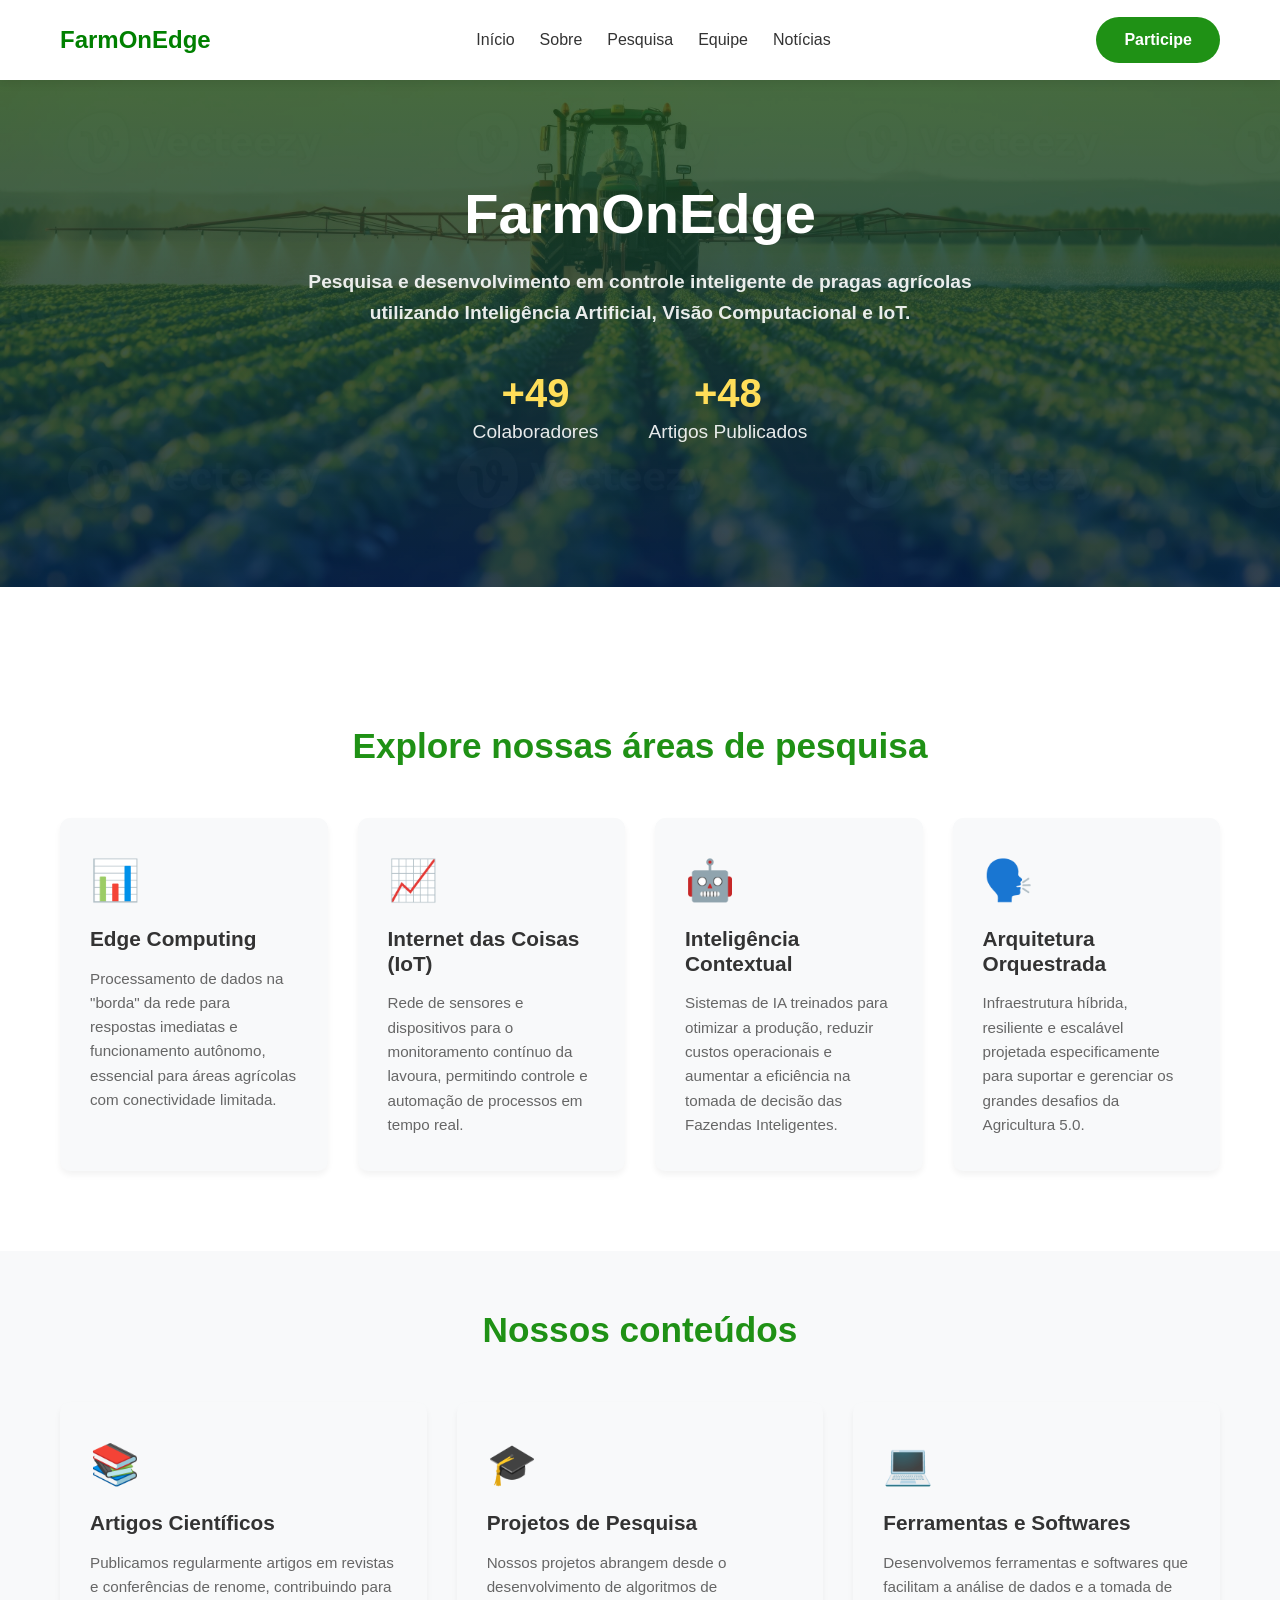
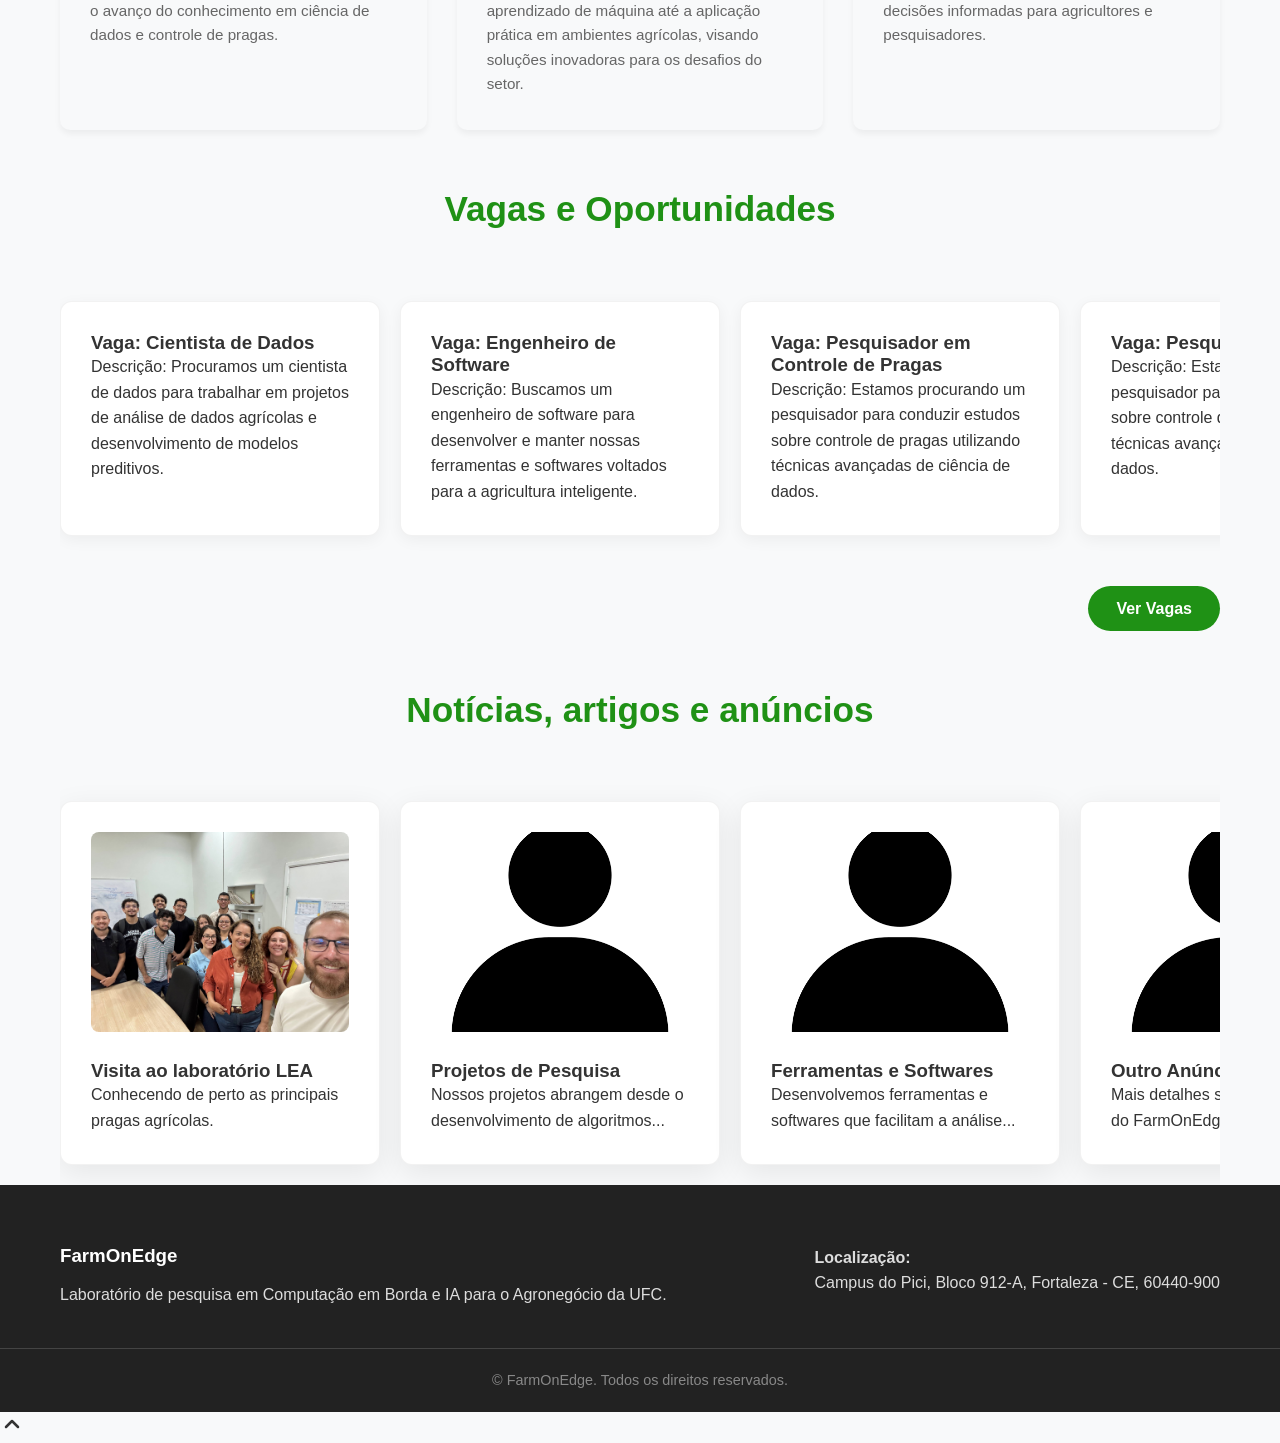
<file: index.html>
<!DOCTYPE html>
<html lang="pt-BR">
<head>
    <meta charset="UTF-8">
    <meta name="viewport" content="width=device-width, initial-scale=1.0">
    <title>FarmOnEdge</title>
    <link rel="stylesheet" href="style.css">
</head>
<body>

    <header class="navbar">
        <div class="container nav-container">
            <div class="logo">
                <h2><span>FarmOnEdge</span></h2>
            </div>
            <nav>
                <div class="hamburger" id="hamburger">
                    <span></span>
                    <span></span>
                    <span></span>
                </div>
                <ul class="nav-links" id="nav-links">
                    <li><a href="#hero">Início</a></li> 
                    <li><a href="#sobre">Sobre</a></li>
                    <li><a href="#pesquisa">Pesquisa</a></li>
                    <li><a href="AbaSite/Equipe.html">Equipe</a></li>
                    <li><a href="AbaSite/Noticias.html">Notícias</a></li>
                </ul>
            </nav>
            <a href="#" class="btn-primary">Participe</a>
        </div>
    </header>

    <section id='hero' class="hero">
         
        
        <div class="container hero-content">
            <h1>FarmOnEdge<span class="highlight-green"></span></h1>
            <p><strong>Pesquisa e desenvolvimento em controle inteligente de pragas agrícolas utilizando Inteligência Artificial, Visão Computacional e IoT.</strong></p>
            
            <div class="hero-stats">
                <div class="stat-item">
                    <h3 class="stat-number">+50</h3>
                    <p>Colaboradores</p>
                </div>
                <div class="stat-item">
                    <h3 class="stat-number">+50</h3>
                    <p>Artigos Publicados</p>
                </div>
            </div>
        </div>
    </section>

    <section id="pesquisa" class="research-areas">
        <div class="container">
            <h2 class="section-title">Explore nossas áreas de pesquisa</h2>
            <div class="grid-cards">
                <div class="card">
                    <div class="card-icon">📊</div>
                    <h3>Edge Computing</h3>
                    <p>Processamento de dados na "borda" da rede para respostas imediatas e funcionamento autônomo, essencial para áreas agrícolas com conectividade limitada.</p>
                </div>
                <div class="card">
                    <div class="card-icon">📈</div>
                    <h3>Internet das Coisas (IoT)</h3>
                    <p>Rede de sensores e dispositivos para o monitoramento contínuo da lavoura, permitindo controle e automação de processos em tempo real.</p>
                </div>
                <div class="card">
                    <div class="card-icon">🤖</div>
                    <h3>Inteligência Contextual</h3>
                    <p>Sistemas de IA treinados para otimizar a produção, reduzir custos operacionais e aumentar a eficiência na tomada de decisão das Fazendas Inteligentes.</p>
                </div>
                <div class="card">
                    <div class="card-icon">🗣️</div>
                    <h3>Arquitetura Orquestrada</h3>
                    <p>Infraestrutura híbrida, resiliente e escalável projetada especificamente para suportar e gerenciar os grandes desafios da Agricultura 5.0.</p>
                </div>
            </div>
        </div>
    </section>

    <section>
        <div class="container">
            <h2 class="section-title">Nossos conteúdos</h2>
            <div class="grid-cards">
                <div class="card">
                    <div class="card-icon">📚</div>
                    <h3>Artigos Científicos</h3>
                    <p>Publicamos regularmente artigos em revistas e conferências de renome, contribuindo para o avanço do conhecimento em ciência de dados e controle de pragas.</p>
                </div>
                <div class="card">
                    <div class="card-icon">🎓</div>
                    <h3>Projetos de Pesquisa</h3>
                    <p>Nossos projetos abrangem desde o desenvolvimento de algoritmos de aprendizado de máquina até a aplicação prática em ambientes agrícolas, visando soluções inovadoras para os desafios do setor.</p>
                </div>
                <div class="card">
                    <div class="card-icon">💻</div>
                    <h3>Ferramentas e Softwares</h3>
                    <p>Desenvolvemos ferramentas e softwares que facilitam a análise de dados e a tomada de decisões informadas para agricultores e pesquisadores.</p>
                </div>
            </div>
        </div>
    </section>

    <section id="vagas" class="vagas-section">
        <div class="container">
            <h2 class="section-title">Vagas e Oportunidades</h2>

            <div class="carousel-container">
                <div class="carousel-track">
                    
                    <div class="carousel-card vagas-card">
                        <h3>Vaga: Cientista de Dados</h3>
                        <p>Descrição: Procuramos um cientista de dados para trabalhar em projetos de análise de dados agrícolas e desenvolvimento de modelos preditivos.</p>
                    </div>
                    
                    <div class="carousel-card vagas-card">
                        <h3>Vaga: Engenheiro de Software</h3>
                        <p>Descrição: Buscamos um engenheiro de software para desenvolver e manter nossas ferramentas e softwares voltados para a agricultura inteligente.</p>
                    </div>
                    
                    <div class="carousel-card vagas-card">
                        <h3>Vaga: Pesquisador em Controle de Pragas</h3>
                        <p>Descrição: Estamos procurando um pesquisador para conduzir estudos sobre controle de pragas utilizando técnicas avançadas de ciência de dados.</p>
                    </div>

                    <div class="carousel-card vagas-card">
                        <h3>Vaga: Pesquisador Biologo</h3>
                        <p>Descrição: Estamos procurando um pesquisador para conduzir estudos sobre controle de pragas utilizando técnicas avançadas de ciência de dados.</p>
                    </div>

                </div>
            </div>

            <div class="container-botao-direita">
                <a href="#" class="btn-primary">Ver Vagas</a>
            </div>
        </div>
    </section>


    <section id="Noticias">
        <div class="container">
            <h2 class="section-title">Notícias, artigos e anúncios</h2>
            
            <div class="carousel-container">
                <div class="carousel-track">
                    
                    <div class="carousel-card">
                        <a href="AbaSite/Noticias/VisitaLEA/VisitaLEA.html">
                            <img src="AbaSite/Noticias/VisitaLEA/FotosVisitaLEA/4913731939030732038.jpg" alt="Visita ao laboratório LEA" class="card-image">
                        </a>
                        <h3><a href="AbaSite/Noticias/VisitaLEA/VisitaLEA.html">Visita ao laboratório LEA</a></h3>
                        <p>Conhecendo de perto as principais pragas agrícolas.</p>
                    </div>
                    
                    <div class="carousel-card">
                        <img src="Imagens/imagem.png" alt="Artigos" class="card-image">
                        <h3>Projetos de Pesquisa</h3>
                        <p>Nossos projetos abrangem desde o desenvolvimento de algoritmos...</p>
                    </div>
                    
                    <div class="carousel-card">
                        <img src="Imagens/imagem.png" alt="Artigos" class="card-image">
                        <h3>Ferramentas e Softwares</h3>
                        <p>Desenvolvemos ferramentas e softwares que facilitam a análise...</p>
                    </div>
                    
                    <div class="carousel-card">
                        <img src="Imagens/imagem.png" alt="Artigos" class="card-image">
                        <h3>Outro Anúncio</h3>
                        <p>Mais detalhes sobre as novidades do FarmOnEdge.</p>
                    </div>

                </div>
            </div>
        </div>
    </section>

    
    
    <footer class="footer">
        <div class="container footer-content">
            <div class="footer-info">
                <h3>FarmOnEdge</h3>
                <p>Laboratório de pesquisa em Computação em Borda e IA para o Agronegócio da UFC.</p>
            </div>
            <div class="footer-address">
                <p><strong>Localização:</strong></p>
                <p>Campus do Pici, Bloco 912-A, Fortaleza - CE, 60440-900</p>
            </div>
        </div>
        <div class="footer-bottom">
            <p>&copy; FarmOnEdge. Todos os direitos reservados.</p>
        </div>
        <script src="script.js"></script>
    </footer>

    <!-- Botão Voltar ao Topo -->
    <a href="#hero" class="back-to-top" id="backToTop" aria-label="Voltar ao topo">
        <svg xmlns="http://www.w3.org/2000/svg" width="24" height="24" viewBox="0 0 24 24" fill="none" stroke="currentColor" stroke-width="2.5" stroke-linecap="round" stroke-linejoin="round"><path d="M18 15l-6-6-6 6"/></svg>
    </a>

</body>
</html>
</file>
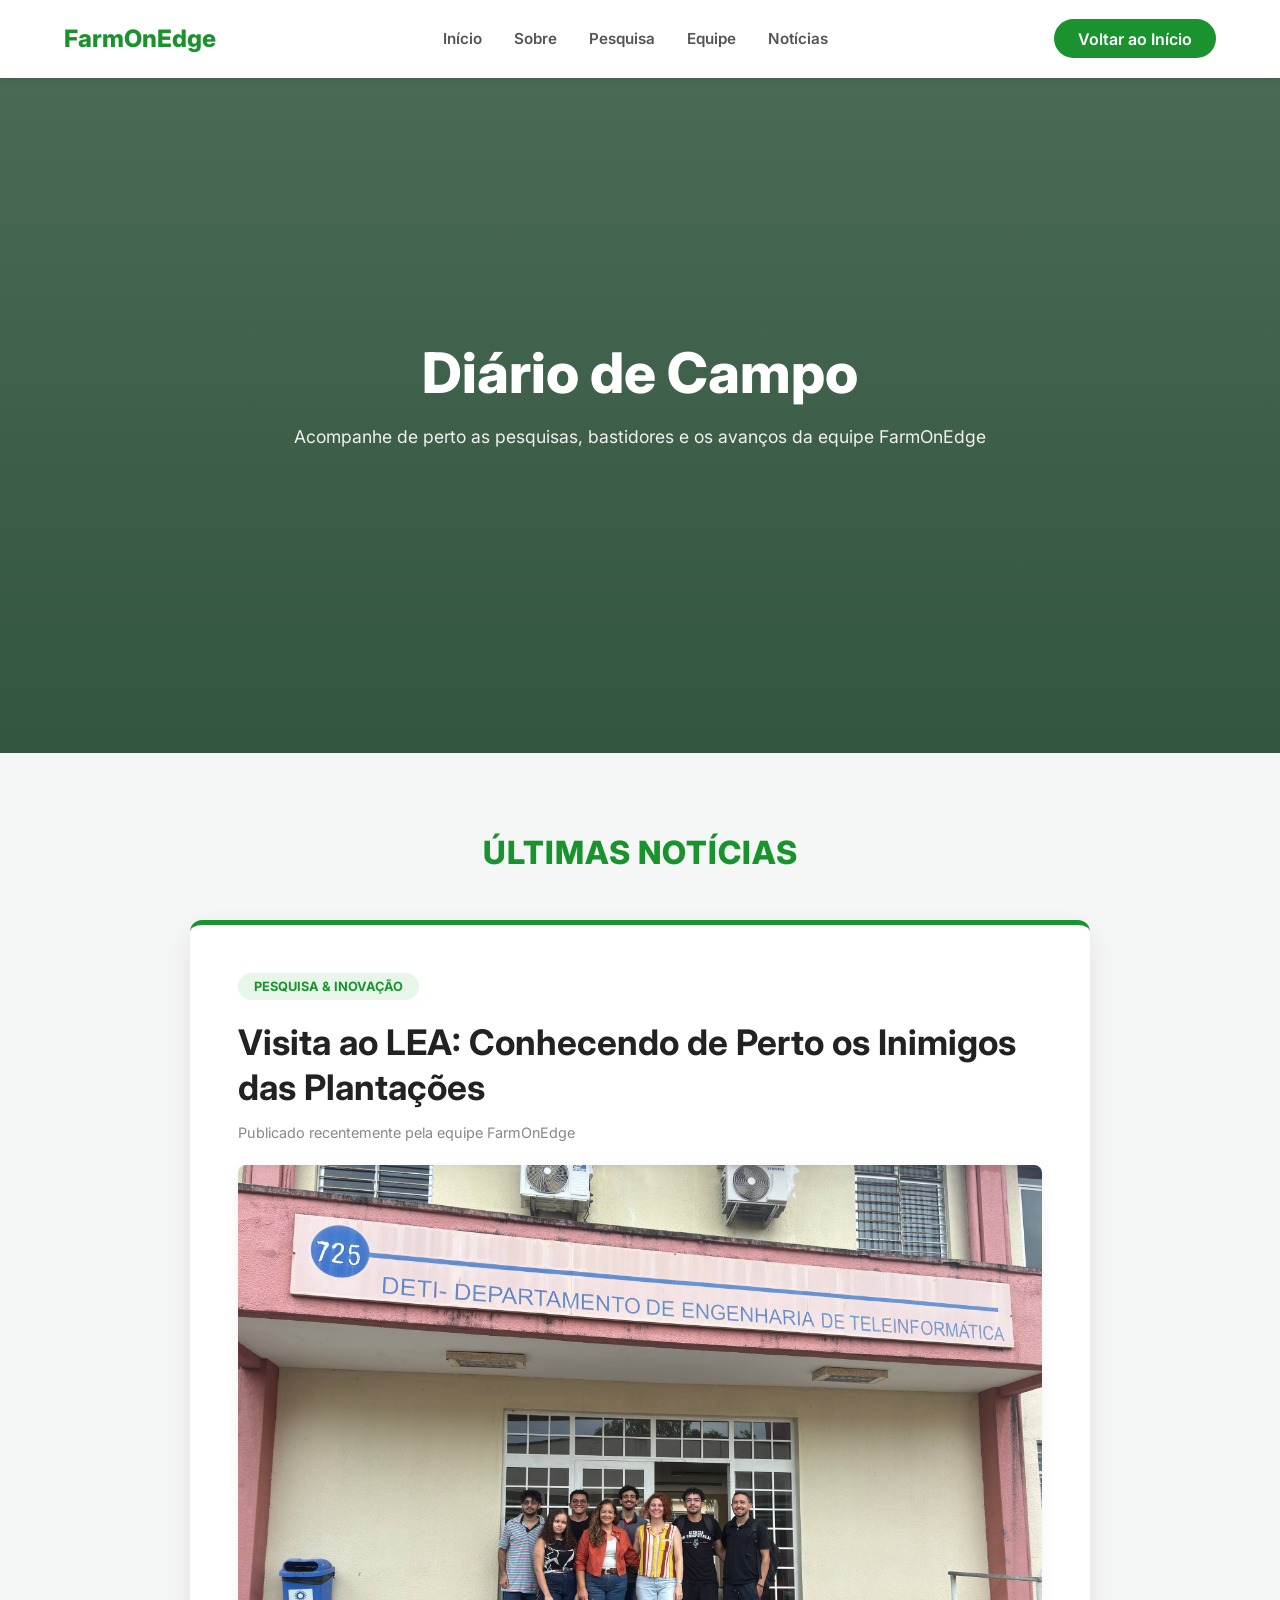
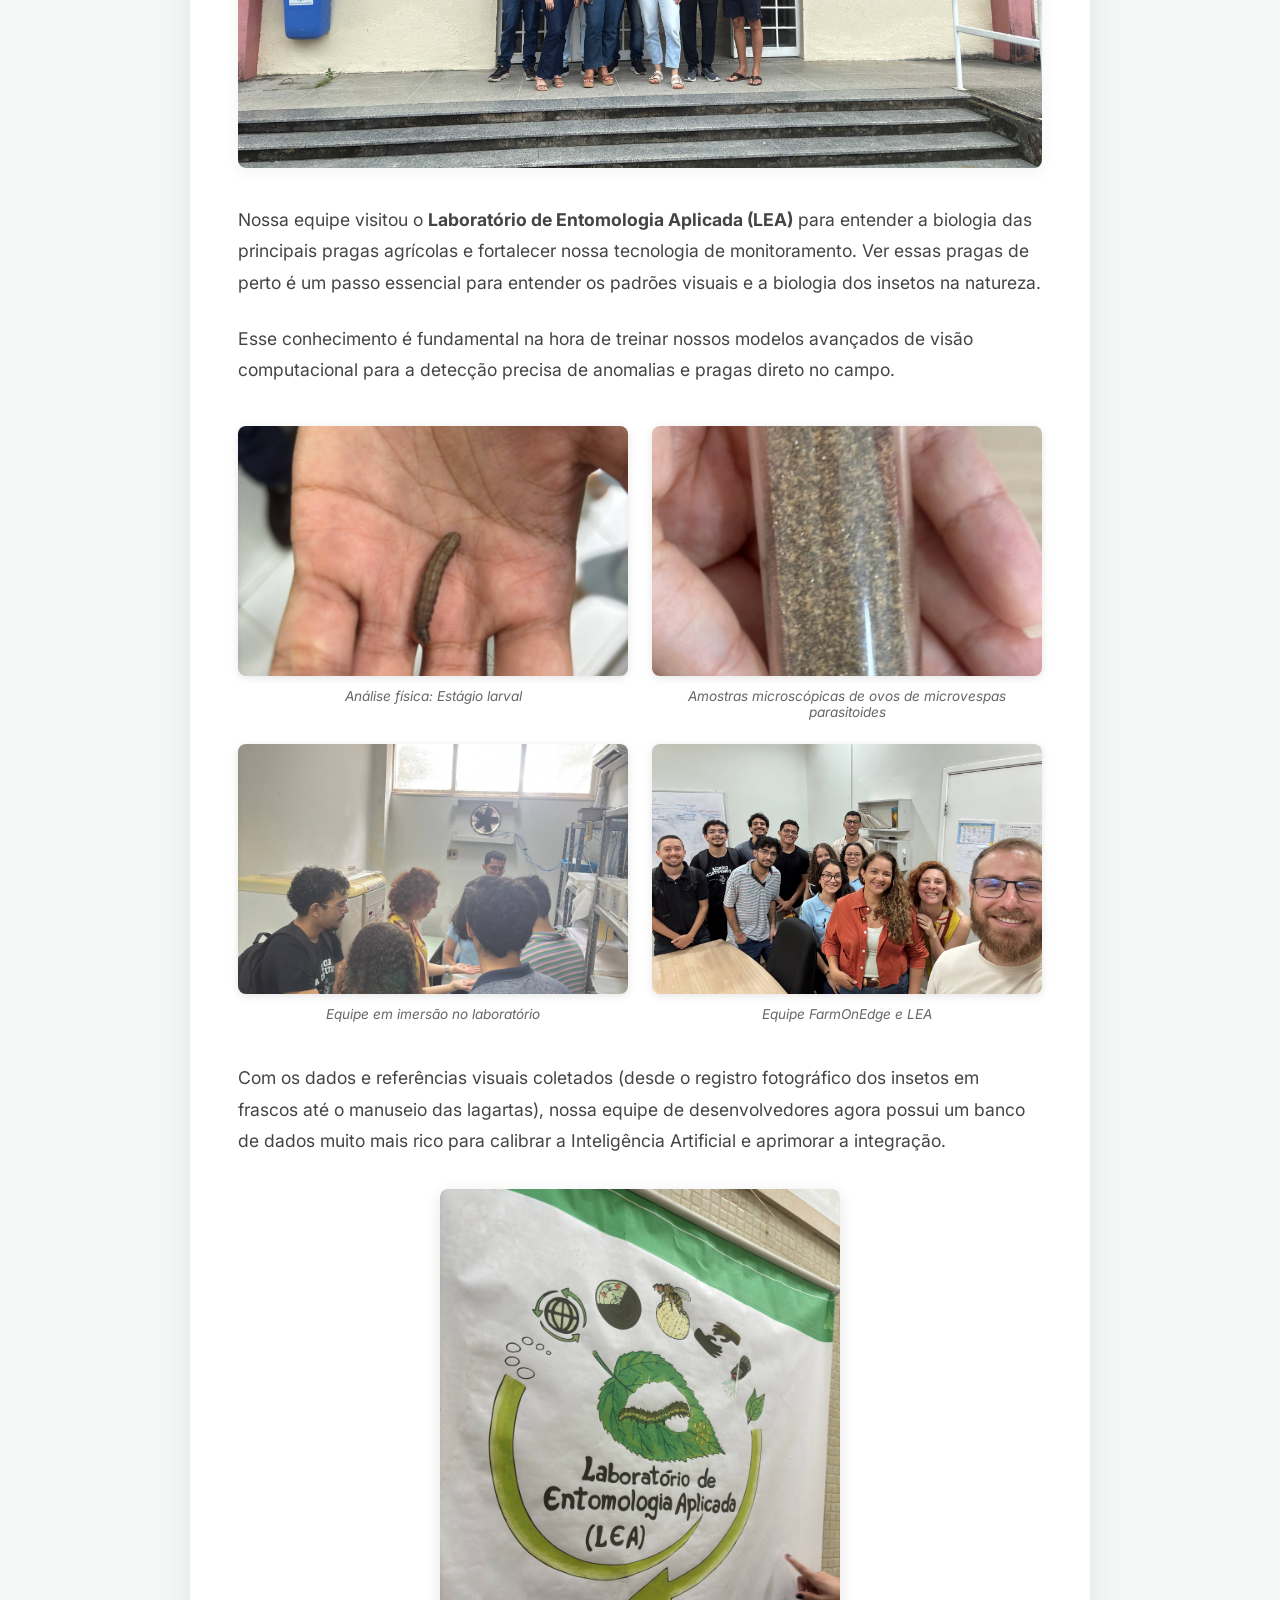
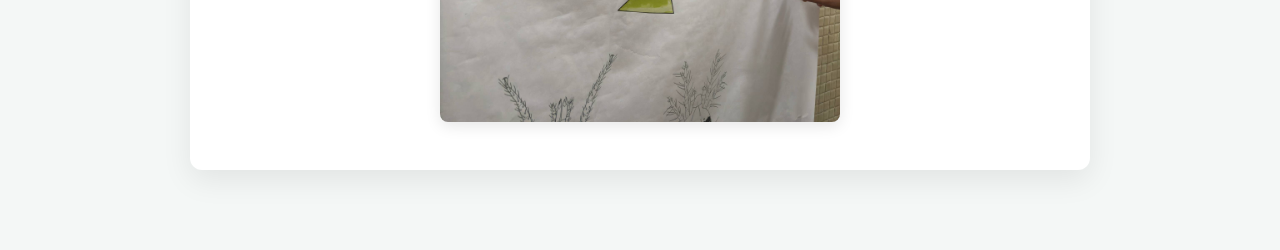
<file: AbaSite/Noticias/VisitaLEA/VisitaLEA.html>
<!DOCTYPE html>
<html lang="pt-BR">
<head>
    <meta charset="UTF-8">
    <meta name="viewport" content="width=device-width, initial-scale=1.0">
    <title>FarmOnEdge - Inteligência Artificial no Campo</title>
    <link rel="stylesheet" href="style.css">
    <link href="https://fonts.googleapis.com/css2?family=Inter:wght@400;600;700;800&display=swap" rel="stylesheet">
</head>
<body>

    <header class="navbar">
        <div class="logo">FarmOnEdge</div>
        <nav class="nav-links">
            <a href="../../../index.html">Início</a>
            <a href="../../../index.html#sobre">Sobre</a>
            <a href="../../../index.html#pesquisa">Pesquisa</a>
            <a href="../../../index.html#equipe">Equipe</a>
            <a href="#" class="active">Notícias</a>
        </nav>
        <a href="../../../index.html" class="btn-participe">Voltar ao Início</a>
    </header>

    <section class="hero">
        <div class="hero-content">
            <h1>Diário de Campo</h1>
            <p>Acompanhe de perto as pesquisas, bastidores e os avanços da equipe FarmOnEdge</p>
        </div>
    </section>

    <section class="news-section">
        <h2 class="section-title">Últimas Notícias</h2>
        
        <article class="blog-post">
            <header class="post-header">
                <span class="post-category">Pesquisa & Inovação</span>
                <h3>Visita ao LEA: Conhecendo de Perto os Inimigos das Plantações</h3>
                <p class="post-date">Publicado recentemente pela equipe FarmOnEdge</p>
            </header>

            <img src="FotosVisitaLEA/4913731939030732045.jpg" alt="Equipe FarmOnEdge na frente do prédio do DETI" class="post-cover">

            <div class="post-content">
                <p>Nossa equipe visitou o <strong>Laboratório de Entomologia Aplicada (LEA)</strong> para entender a biologia das principais pragas agrícolas e fortalecer nossa tecnologia de monitoramento. Ver essas pragas de perto é um passo essencial para entender os padrões visuais e a biologia dos insetos na natureza.</p>

                <p>Esse conhecimento é fundamental na hora de treinar nossos modelos avançados de visão computacional para a detecção precisa de anomalias e pragas direto no campo.</p>

                <div class="image-grid">
                    <figure>
                        <img src="FotosVisitaLEA/4913731939030732042.jpg" alt="Lagarta na palma da mão">
                        <figcaption>Análise física: Estágio larval</figcaption>
                    </figure>
                    <figure>
                        <img src="FotosVisitaLEA/4913731939030732040.jpg" alt="Frasco com amostras de insetos/ovos">
                        <figcaption>Amostras microscópicas de ovos de microvespas parasitoides</figcaption>
                    </figure>
                    <figure>
                        <img src="FotosVisitaLEA/4913731939030732041.jpg" alt="Equipe analisando amostras ao lado da estufa">
                        <figcaption>Equipe em imersão no laboratório</figcaption>
                    </figure>
                    <figure>
                        <img src="FotosVisitaLEA/4913731939030732038.jpg" alt="Equipe reunida sorrindo dentro do LEA">
                        <figcaption>Equipe FarmOnEdge e LEA</figcaption>
                    </figure>
                </div>

                <p>Com os dados e referências visuais coletados (desde o registro fotográfico dos insetos em frascos até o manuseio das lagartas), nossa equipe de desenvolvedores agora possui um banco de dados muito mais rico para calibrar a Inteligência Artificial e aprimorar a integração.</p>
                
                <div class="post-footer-image">
                    <img src="FotosVisitaLEA/4913731939030732044.jpg" alt="Banner do Laboratório de Entomologia Aplicada">
                </div>
                
            </div>
        </article>
    </section>

</body>
</html>
</file>
<file: style.css>
/* --- Reset e Variáveis --- */
:root {
    --primary-color: #1f9115; /* Azul institucional */
    --secondary-color: #ffde59; /* Amarelo de destaque */
    --text-color: #333333;
    --text-light: #666666;
    --bg-light: #f8f9fa;
    --white: #ffffff;
}

* {
    margin: 0;
    padding: 0;
    box-sizing: border-box;
    font-family: 'Segoe UI', Tahoma, Geneva, Verdana, sans-serif;
}

body {
    color: var(--text-color);
    line-height: 1.6;
    background-color: var(--bg-light);
}

.container {
    max-width: 1200px;
    margin: 0 auto;
    padding: 0 20px;
}

/* --- Tipografia e Botões --- */
h1, h2, h3 {
    line-height: 1.2;
}

a {
    text-decoration: none;
    color: inherit;
}

.btn-primary {
    background-color: var(--primary-color);
    color: var(--white);
    padding: 10px 28px;
    border: none; /* Recomendado remover a borda padrão */
    border-radius: 50px; /* Valor alto para garantir o formato de pílula */
    font-weight: bold;
    transition: background 0.3s ease;
    cursor: pointer;
}
.container-botao-direita{
    display: flex;
    justify-content: flex-end; /* Empurra o conteúdo (o botão) para o final da linha */
    margin-top: 30px; /* Dá um respiro entre os cards de cima e o botão */
    width: 100%;
}

.btn-primary:hover {
    background-color: green;
}

/* --- Cabeçalho (Navbar) --- */
.navbar {
    background-color: var(--white);
    box-shadow: 0 2px 10px rgba(0, 0, 0, 0.1);
    position: sticky;
    top: 0;
    z-index: 100;
}

.nav-container {
    display: flex;
    justify-content: space-between;
    align-items: center;
    height: 80px;
}

.logo h2 {
    color: var(--text-color);
    font-size: 24px;
}

.logo span {
    color: green;
}

.nav-links {
    display: flex;
    list-style: none;
    gap: 25px;
}

.nav-links a {
    font-weight: 500;
    transition: color 0.3s;
}

.nav-links a:hover {
    color: var(--primary-color);
}

/* --- Seção Hero --- */
.hero {
    background: linear-gradient(rgba(30, 78, 26, 0.8), rgba(0, 31, 77, 0.8)), url('Imagens/imagem2.jpg') center/cover no-repeat;
    color: var(--white);
    padding: 100px 0;
    text-align: center;
}

.hero-content h1 {
    font-size: 3.5rem;
    margin-bottom: 20px;
}

.hero-content h1 span {
    color: #35bd00;
}

.hero-content p {
    font-size: 1.2rem;
    max-width: 700px;
    margin: 0 auto 40px auto;
    opacity: 0.9;
}

.hero-stats {
    display: flex;
    justify-content: center;
    gap: 50px;
}

.stat-item h3 {
    font-size: 2.5rem;
    color: var(--secondary-color);
}

/* --- Áreas de Pesquisa --- */
.research-areas {
    padding: 80px 0;
    background-color: var(--white);
}

.section-title {
    margin-top: 5%;
    text-align: center;
    font-size: 2.2rem;
    margin-bottom: 50px;
    color: var(--primary-color);
}

.grid-cards {
    display: grid;
    grid-template-columns: repeat(auto-fit, minmax(250px, 1fr));
    gap: 30px;
}

.card {
    background-color: var(--bg-light);
    padding: 30px;
    border-radius: 10px;
    box-shadow: 0 4px 6px rgba(0,0,0,0.05);
    transition: all 0.3s ease;
    border-bottom: 4px solid transparent;
}

.card:hover {
    transform: translateY(-5px);
    box-shadow: 0 10px 20px rgba(0,0,0,0.1);
    border-bottom: 4px solid var(--primary-color);
}

.card-icon {
    font-size: 2.5rem;
    margin-bottom: 15px;
    display: inline-block;
    transition: transform 0.3s ease;
}

.card:hover .card-icon {
    transform: scale(1.15) rotate(5deg);
}

.card h3 {
    margin-bottom: 15px;
    font-size: 1.3rem;
}

.card p {
    color: var(--text-light);
    font-size: 0.95rem;
}

/* --- Rodapé --- */
.footer {
    background-color: #222;
    color: #ddd;
    padding: 60px 0 20px 0;
}

.footer-content {
    display: flex;
    justify-content: space-between;
    flex-wrap: wrap;
    gap: 30px;
    margin-bottom: 40px;
}

.footer-info h3 {
    color: var(--white);
    margin-bottom: 15px;
}

.footer-bottom {
    text-align: center;
    padding-top: 20px;
    border-top: 1px solid #444;
    font-size: 0.9rem;
    color: #888;
}

/* Container que esconde a barra de rolagem (opcional para ficar mais bonito) */
.carousel-container {
    width: 100%;
    overflow: hidden; /* Esconde elementos que vazam do container geral */
}

/* A "Trilha" do carrossel que rola na horizontal */
.carousel-track {
    display: flex; /* Alinha os cards lado a lado */
    gap: 20px; /* Espaço entre os cards */
    padding: 20px 0; /* Espaço em cima e embaixo para a sombra não cortar */
    
    /* A MÁGICA DA ROLAGEM COMEÇA AQUI */
    overflow-x: auto; /* Cria a rolagem horizontal */
    scroll-snap-type: x mandatory; /* Obriga o scroll a "encaixar" no eixo X */
    scroll-behavior: smooth; /* Faz a rolagem ser suave */
    
    /* Esconde a barra de rolagem nativa em alguns navegadores para um visual mais limpo */
    -webkit-overflow-scrolling: touch;
    scrollbar-width: none; /* Firefox */
}

.carousel-track::-webkit-scrollbar {
    display: none; /* Chrome, Safari e Opera */
}

/* O Estilo de cada Cartão no Carrossel */
.carousel-card {
    /* Define o tamanho fixo do cartão (ex: 300px ou uma porcentagem) */
    flex: 0 0 320px; 
    
    /* A MÁGICA DO ENCAIXE */
    scroll-snap-align: start; /* Diz que o começo do cartão deve alinhar com o começo da tela ao rolar */
    
    /* Restante do estilo (mesmo que você já usava nos seus cards) */
    background-color: var(--white);
    padding: 30px;
    border-radius: 12px;
    box-shadow: 0 8px 30px rgba(0, 0, 0, 0.08);
    border: 1px solid rgba(0,0,0,0.05);
    transition: all 0.3s ease;
}

.carousel-card:hover {
    transform: translateY(-5px);
    box-shadow: 0 12px 35px rgba(0, 0, 0, 0.12);
}

/* Reutilizando a classe da imagem do passo anterior */
.card-image {
    width: 100%;
    height: 200px;
    object-fit: cover;
    border-radius: 8px;
    margin-bottom: 20px;
}

/* Ajuste específico para os cards do carrossel de vagas */
.vagas-card {
    background-color: var(--white);
    box-shadow: 0 4px 15px rgba(0,0,0,0.05);
}



.member-card {
    background-color: #aaa;
    border-radius: 50%;
    width: 150px;
    height: 150px;
    overflow: hidden;
    position: relative;
    margin: 0 auto;
}

.member-card img {
    width: 100%;
    height: 100%;
    object-fit: cover;
}

.team-member {
    display: grid;
    grid-template-columns: repeat(3, 1fr);
    gap: 40px;
    padding: 40px 0;
    place-items: center;
}
/* --- Responsividade Básica --- */
@media (max-width: 768px) {
    .hamburger {
        display: flex;
        flex-direction: column;
        cursor: pointer;
        gap: 4px;
    }

    .hamburger span {
        width: 25px;
        height: 3px;
        background-color: var(--text-color);
        transition: 0.3s;
    }

    .nav-links {
        position: absolute;
        top: 80px;
        left: 0;
        width: 100%;
        background-color: var(--white);
        flex-direction: column;
        align-items: center;
        padding: 20px 0;
        box-shadow: 0 2px 10px rgba(0, 0, 0, 0.1);
        transform: translateY(-100%);
        opacity: 0;
        visibility: hidden;
        transition: all 0.3s ease;
    }

    .nav-links.active {
        transform: translateY(0);
        opacity: 1;
        visibility: visible;
    }

    .hamburger.active span:nth-child(1) {
        transform: rotate(45deg) translate(5px, 5px);
    }

    .hamburger.active span:nth-child(2) {
        opacity: 0;
    }

    .hamburger.active span:nth-child(3) {
        transform: rotate(-45deg) translate(7px, -6px);
    }
    .hero-content h1 {
        font-size: 2.5rem;
    }
    .hero-stats {
        flex-direction: column;
        gap: 20px;
    }
    .footer-content {
        flex-direction: column;
    }
}
</file>
<file: AbaSite/Noticias/VisitaLEA/style.css>
/* RESET BÁSICO */
* {
    margin: 0;
    padding: 0;
    box-sizing: border-box;
    font-family: 'Inter', sans-serif;
}

body {
    background-color: #ffffff;
    color: #333333;
}

/* --- NAVBAR --- */
.navbar {
    display: flex;
    justify-content: space-between;
    align-items: center;
    padding: 1.2rem 5%;
    background-color: #ffffff;
    box-shadow: 0 2px 10px rgba(0, 0, 0, 0.1);
    position: sticky;
    top: 0;
    z-index: 1000;
}

.logo {
    color: #1A932E; /* Verde FarmOnEdge */
    font-size: 1.5rem;
    font-weight: 800;
}

.nav-links {
    display: flex;
    gap: 2rem;
}

.nav-links a {
    text-decoration: none;
    color: #555555;
    font-weight: 600;
    font-size: 0.95rem;
    transition: color 0.3s ease;
}

.nav-links a:hover {
    color: #1A932E;
}

.btn-participe {
    background-color: #1A932E;
    color: white;
    text-decoration: none;
    padding: 0.6rem 1.5rem;
    border-radius: 50px;
    font-weight: 600;
    transition: background-color 0.3s ease;
}

.btn-participe:hover {
    background-color: #127523;
}

/* --- HERO SECTION --- */
.hero {
    /* Usei um placeholder de plantação, mas você pode trocar pela imagem exata do seu projeto */
    background-image: linear-gradient(rgba(14, 56, 28, 0.75), rgba(14, 56, 28, 0.85)), url('https://images.unsplash.com/photo-1628186105307-e54b679af2cc?auto=format&fit=crop&q=80');
    background-size: cover;
    background-position: center;
    height: 75vh;
    display: flex;
    justify-content: center;
    align-items: center;
    text-align: center;
    color: white;
    padding: 0 5%;
}

.hero-content h1 {
    color: white;
    font-size: 3.5rem;
    font-weight: 800;
    margin-bottom: 1rem;
}

.hero-content p {
    font-size: 1.1rem;
    max-width: 800px;
    margin: 0 auto 2.5rem auto;
    line-height: 1.6;
    color: #f1f1f1;
}

.stats-container {
    display: flex;
    flex-direction: column;
    gap: 1.5rem;
}

.stat-item {
    display: flex;
    flex-direction: column;
    align-items: center;
}

.stat-number {
    color: #FFD100; /* Amarelo da imagem */
    font-size: 2.5rem;
    font-weight: 800;
}

.stat-text {
    font-size: 1rem;
    font-weight: 400;
}

/* --- SEÇÃO DE NOTÍCIAS / BLOG --- */
.news-section {
    padding: 5rem 5%;
    background-color: #F4F7F6;
}

.section-title {
    text-align: center;
    color: #1A932E;
    font-size: 2rem;
    margin-bottom: 3rem;
    font-weight: 800;
    text-transform: uppercase;
    letter-spacing: 1px;
}

.blog-post {
    max-width: 900px;
    margin: 0 auto;
    background: white;
    border-radius: 12px;
    overflow: hidden;
    box-shadow: 0 10px 30px rgba(0,0,0,0.08);
    padding: 3rem;
    border-top: 5px solid #1A932E;
}

.post-category {
    display: inline-block;
    background-color: #E8F5E9;
    color: #1A932E;
    padding: 0.4rem 1rem;
    border-radius: 20px;
    font-size: 0.8rem;
    font-weight: 700;
    margin-bottom: 1.2rem;
    text-transform: uppercase;
}

.post-header h3 {
    font-size: 2.2rem;
    color: #222;
    margin-bottom: 0.8rem;
    line-height: 1.3;
}

.post-date {
    color: #888;
    font-size: 0.9rem;
    margin-bottom: 1.5rem;
}

.post-cover {
    width: 100%;
    height: auto;
    border-radius: 8px;
    margin-bottom: 2rem;
    object-fit: cover;
    box-shadow: 0 4px 15px rgba(0,0,0,0.05);
}

.post-content p {
    font-size: 1.1rem;
    line-height: 1.8;
    color: #444;
    margin-bottom: 1.5rem;
}

/* GRID DE IMAGENS PARA A POSTAGEM */
.image-grid {
    display: grid;
    grid-template-columns: repeat(2, 1fr);
    gap: 1.5rem;
    margin: 2.5rem 0;
}

.image-grid figure {
    margin: 0;
}

.image-grid img {
    width: 100%;
    height: 250px;
    object-fit: cover;
    border-radius: 8px;
    box-shadow: 0 2px 8px rgba(0,0,0,0.1);
    transition: transform 0.3s ease;
}

.image-grid img:hover {
    transform: scale(1.02);
}

.image-grid figcaption {
    text-align: center;
    font-size: 0.85rem;
    color: #666;
    margin-top: 0.5rem;
    font-style: italic;
}

.post-footer-image img {
    width: 100%;
    max-width: 400px;
    height: auto;
    display: block;
    margin: 2rem auto 0 auto;
    border-radius: 8px;
    box-shadow: 0 4px 15px rgba(0,0,0,0.1);
}

.post-actions {
    margin-top: 3.5rem;
    text-align: center;
    border-top: 1px solid #EEEEEE;
    padding-top: 2.5rem;
}

.btn-outline {
    display: inline-block;
    padding: 0.8rem 2rem;
    border: 2px solid #1A932E;
    color: #1A932E;
    border-radius: 50px;
    text-decoration: none;
    font-weight: 600;
    transition: all 0.3s ease;
}

.btn-outline:hover {
    background-color: #1A932E;
    color: white;
}

/* Responsividade Básica */
@media (max-width: 768px) {
    .nav-links {
        display: none; /* Em um projeto real, aqui entraria um menu hamburguer */
    }
    
    .hero-content h1 {
        font-size: 2.5rem;
    }
    
    .image-grid {
        grid-template-columns: 1fr;
    }
    
    .image-grid img {
        height: auto;
    }
}
</file>
